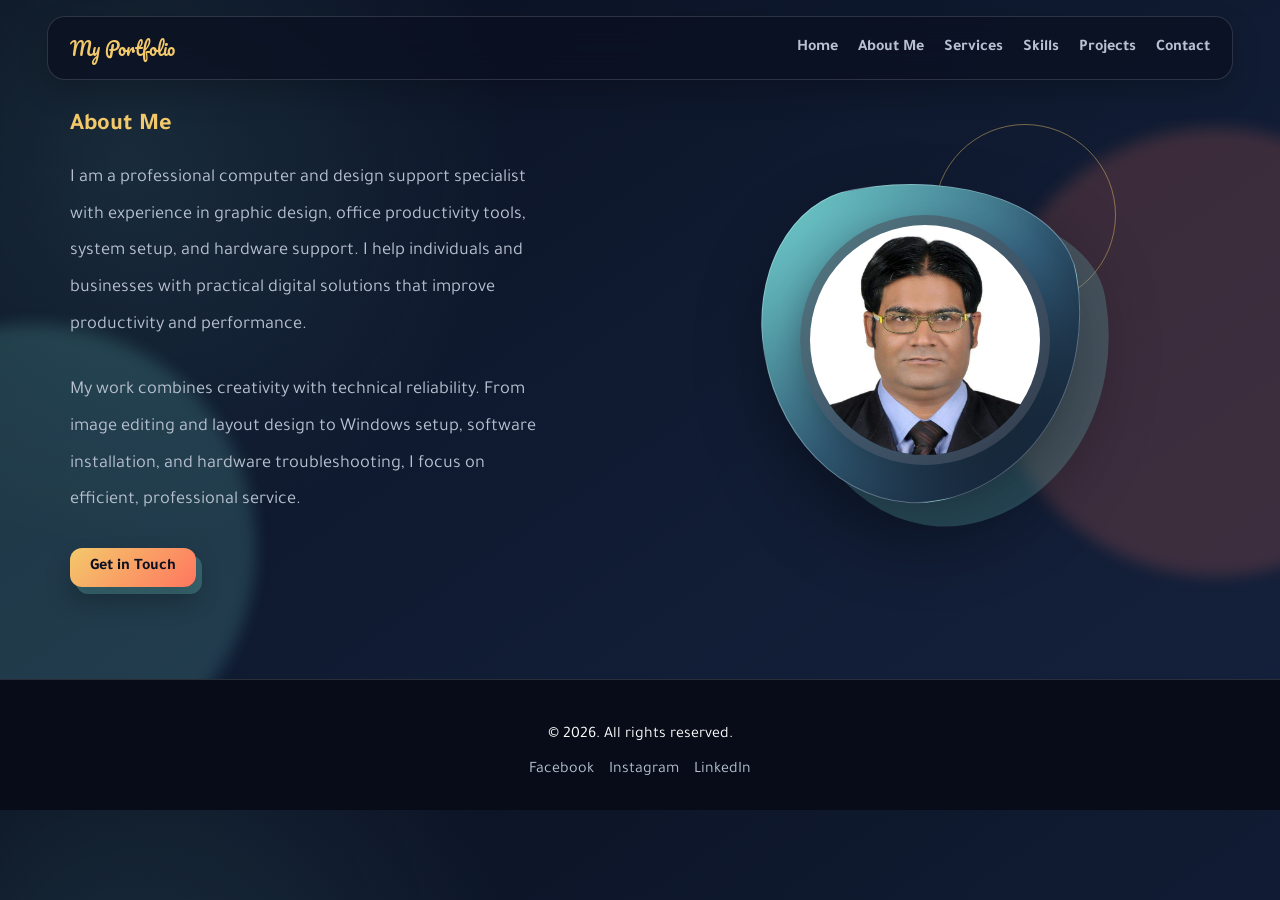
<file: about.html>
<!DOCTYPE html>
<html lang="en">
<head>
    <meta charset="UTF-8">
    <meta name="viewport" content="width=device-width, initial-scale=1.0">
    <title>About Me | My Portfolio</title>
    <link rel="stylesheet" href="style.css">
    <link href="https://fonts.googleapis.com/css2?family=Tajawal:wght@400;700&family=Pacifico&display=swap" rel="stylesheet">
</head>
<body>
    <header>
        <div class="container">
            <a href="index.html#hero" class="logo">My Portfolio</a>
            <nav>
                <ul>
                    <li><a href="index.html#hero">Home</a></li>
                    <li><a href="index.html#about">About Me</a></li>
                    <li><a href="index.html#services">Services</a></li>
                    <li><a href="index.html#skills">Skills</a></li>
                    <li><a href="index.html#projects">Projects</a></li>
                    <li><a href="index.html#contact">Contact</a></li>
                </ul>
            </nav>
        </div>
    </header>

    <main>
        <section class="section">
            <div class="container about-content">
                <div class="about-text">
                    <h2>About Me</h2>
                    <p>I am a professional computer and design support specialist with experience in graphic design, office productivity tools, system setup, and hardware support. I help individuals and businesses with practical digital solutions that improve productivity and performance.</p>
                    <p>My work combines creativity with technical reliability. From image editing and layout design to Windows setup, software installation, and hardware troubleshooting, I focus on efficient, professional service.</p>
                    <a href="contact.html" class="btn">Get in Touch</a>
                </div>
                <div class="about-image animated-float">
                    <img src="Profile.png" alt="Profile photo">
                </div>
            </div>
        </section>
    </main>

    <footer>
        <div class="container">
            <p>&copy; 2026. All rights reserved.</p>
            <div class="social-links">
                <a href="#">Facebook</a>
                <a href="#">Instagram</a>
                <a href="#">LinkedIn</a>
            </div>
        </div>
    </footer>
</body>
</html>
</file>
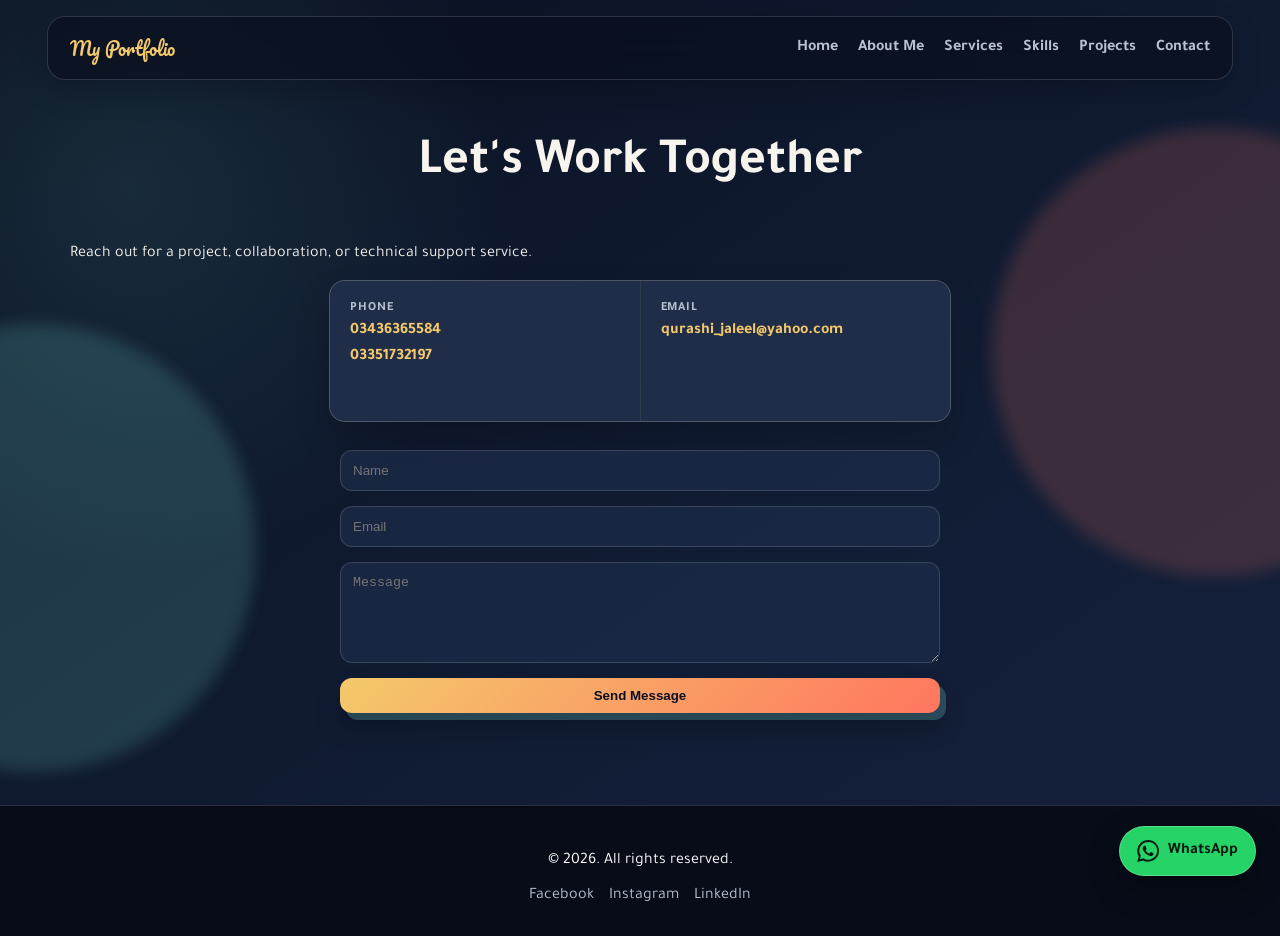
<file: contact.html>
<!DOCTYPE html>
<html lang="en">
<head>
    <meta charset="UTF-8">
    <meta name="viewport" content="width=device-width, initial-scale=1.0">
    <title>Contact | My Portfolio</title>
    <link rel="stylesheet" href="style.css">
    <link href="https://fonts.googleapis.com/css2?family=Tajawal:wght@400;700&family=Pacifico&display=swap" rel="stylesheet">
</head>
<body>
    <header>
        <div class="container">
            <a href="index.html#hero" class="logo">My Portfolio</a>
            <nav>
                <ul>
                    <li><a href="index.html#hero">Home</a></li>
                    <li><a href="index.html#about">About Me</a></li>
                    <li><a href="index.html#services">Services</a></li>
                    <li><a href="index.html#skills">Skills</a></li>
                    <li><a href="index.html#projects">Projects</a></li>
                    <li><a href="index.html#contact">Contact</a></li>
                </ul>
            </nav>
        </div>
    </header>

    <main>
        <section class="section">
            <div class="container">
                <h2 class="section-title">Let's Work Together</h2>
                <p>Reach out for a project, collaboration, or technical support service.</p>
                <div class="contact-details">
                    <div class="contact-item">
                        <span class="contact-label">Phone</span>
                        <a href="tel:03436365584">03436365584</a>
                        <a href="tel:03351732197">03351732197</a>
                    </div>
                    <div class="contact-item">
                        <span class="contact-label">Email</span>
                        <a href="mailto:qurashi_jaleel@yahoo.com">qurashi_jaleel@yahoo.com</a>
                    </div>
                </div>
                <form>
                    <input type="text" placeholder="Name" required>
                    <input type="email" placeholder="Email" required>
                    <textarea placeholder="Message" rows="5" required></textarea>
                    <button type="submit" class="btn">Send Message</button>
                </form>
            </div>
        </section>
    </main>

    <footer>
        <div class="container">
            <p>&copy; 2026. All rights reserved.</p>
            <div class="social-links">
                <a href="#">Facebook</a>
                <a href="#">Instagram</a>
                <a href="#">LinkedIn</a>
            </div>
        </div>
    </footer>
    <a class="whatsapp-float" href="https://wa.me/923436365584?text=Hello%2C%20I%20would%20like%20to%20discuss%20a%20project." target="_blank" rel="noopener" aria-label="Chat on WhatsApp">
        <svg viewBox="0 0 24 24" aria-hidden="true" focusable="false">
            <path d="M20.5 3.5A11.8 11.8 0 0 0 12.1 0C5.6 0 .3 5.3.3 11.8c0 2.1.5 4.1 1.6 5.9L.2 24l6.5-1.7a11.8 11.8 0 0 0 5.4 1.3h.1c6.5 0 11.8-5.3 11.8-11.8 0-3.2-1.2-6.1-3.5-8.3ZM12.2 21.5h-.1c-1.7 0-3.4-.5-4.8-1.4l-.3-.2-3.9 1 1-3.8-.2-.4a9.7 9.7 0 1 1 8.3 4.8Zm5.3-7.3c-.3-.2-1.8-.9-2.1-1-.3-.1-.5-.2-.7.2-.2.3-.8 1-.9 1.2-.2.2-.3.2-.6.1-1.6-.8-2.7-1.5-3.7-3.3-.3-.5.3-.5.8-1.7.1-.2 0-.4 0-.5 0-.1-.7-1.7-.9-2.3-.2-.6-.5-.5-.7-.5h-.6c-.2 0-.5.1-.8.4-.3.3-1 1-1 2.5s1 2.9 1.1 3.1c.1.2 2 3.1 4.9 4.3 1.8.8 2.5.9 3.4.8.5-.1 1.8-.7 2.1-1.4.3-.7.3-1.3.2-1.4-.1-.2-.3-.3-.5-.4Z"/>
        </svg>
        <span>WhatsApp</span>
    </a>
</body>
</html>
</file>
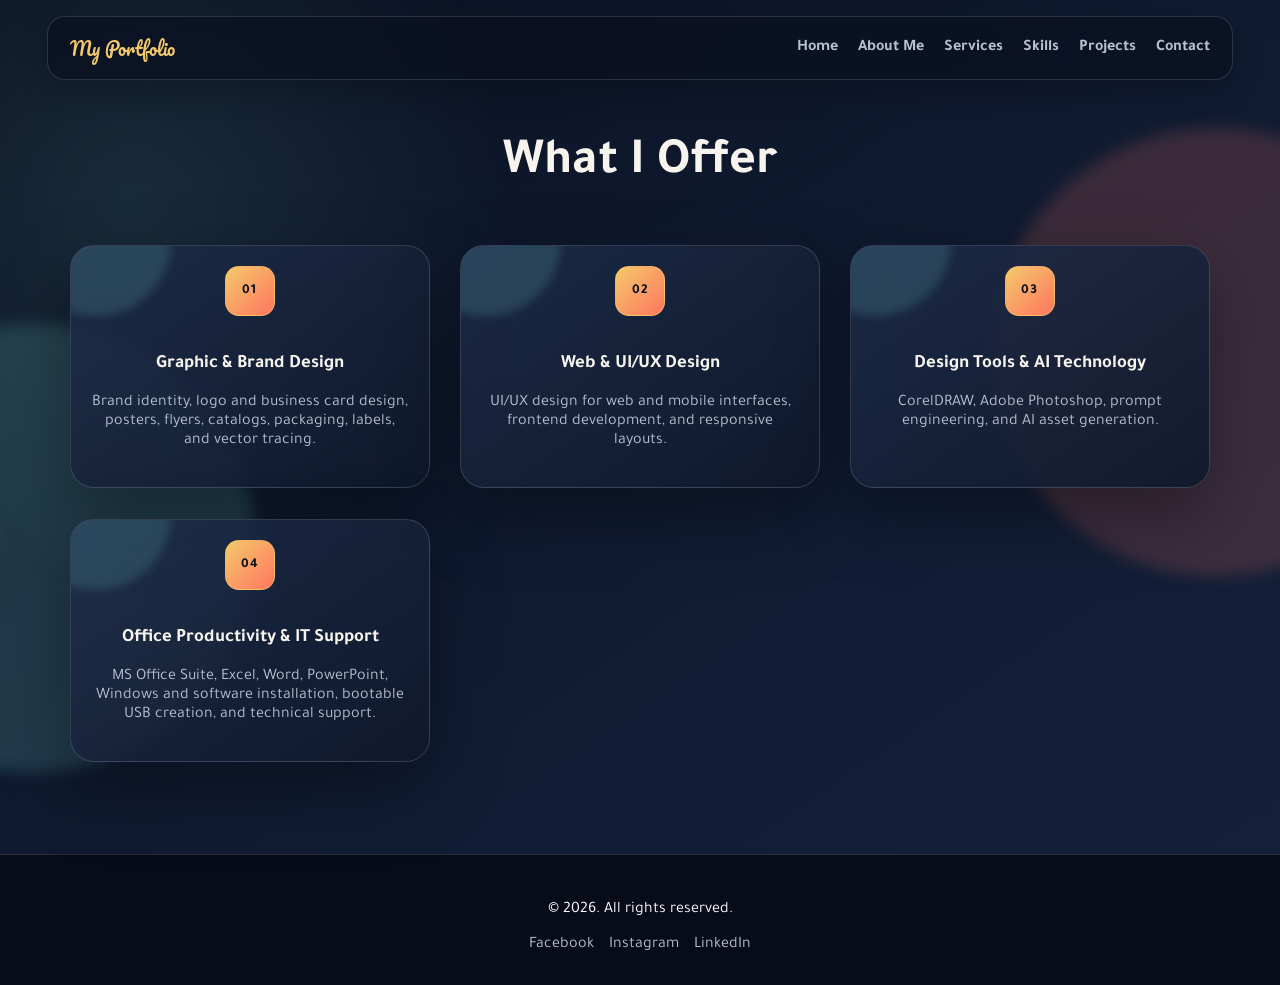
<file: services.html>
<!DOCTYPE html>
<html lang="en">
<head>
    <meta charset="UTF-8">
    <meta name="viewport" content="width=device-width, initial-scale=1.0">
    <title>Services | My Portfolio</title>
    <link rel="stylesheet" href="style.css">
    <link href="https://fonts.googleapis.com/css2?family=Tajawal:wght@400;700&family=Pacifico&display=swap" rel="stylesheet">
</head>
<body>
    <header>
        <div class="container">
            <a href="index.html#hero" class="logo">My Portfolio</a>
            <nav>
                <ul>
                    <li><a href="index.html#hero">Home</a></li>
                    <li><a href="index.html#about">About Me</a></li>
                    <li><a href="index.html#services">Services</a></li>
                    <li><a href="index.html#skills">Skills</a></li>
                    <li><a href="index.html#projects">Projects</a></li>
                    <li><a href="index.html#contact">Contact</a></li>
                </ul>
            </nav>
        </div>
    </header>

    <main>
        <section class="section">
            <div class="container">
                <h2 class="section-title">What I Offer</h2>
                <div class="services-grid">
                    <div class="service-item card">
                        <span class="service-icon" aria-hidden="true">01</span>
                        <h3>Graphic &amp; Brand Design</h3>
                        <p>Brand identity, logo and business card design, posters, flyers, catalogs, packaging, labels, and vector tracing.</p>
                    </div>
                    <div class="service-item card">
                        <span class="service-icon" aria-hidden="true">02</span>
                        <h3>Web &amp; UI/UX Design</h3>
                        <p>UI/UX design for web and mobile interfaces, frontend development, and responsive layouts.</p>
                    </div>
                    <div class="service-item card">
                        <span class="service-icon" aria-hidden="true">03</span>
                        <h3>Design Tools &amp; AI Technology</h3>
                        <p>CorelDRAW, Adobe Photoshop, prompt engineering, and AI asset generation.</p>
                    </div>
                    <div class="service-item card">
                        <span class="service-icon" aria-hidden="true">04</span>
                        <h3>Office Productivity &amp; IT Support</h3>
                        <p>MS Office Suite, Excel, Word, PowerPoint, Windows and software installation, bootable USB creation, and technical support.</p>
                    </div>
                </div>
            </div>
        </section>
    </main>

    <footer>
        <div class="container">
            <p>&copy; 2026. All rights reserved.</p>
            <div class="social-links">
                <a href="#">Facebook</a>
                <a href="#">Instagram</a>
                <a href="#">LinkedIn</a>
            </div>
        </div>
    </footer>
</body>
</html>
</file>
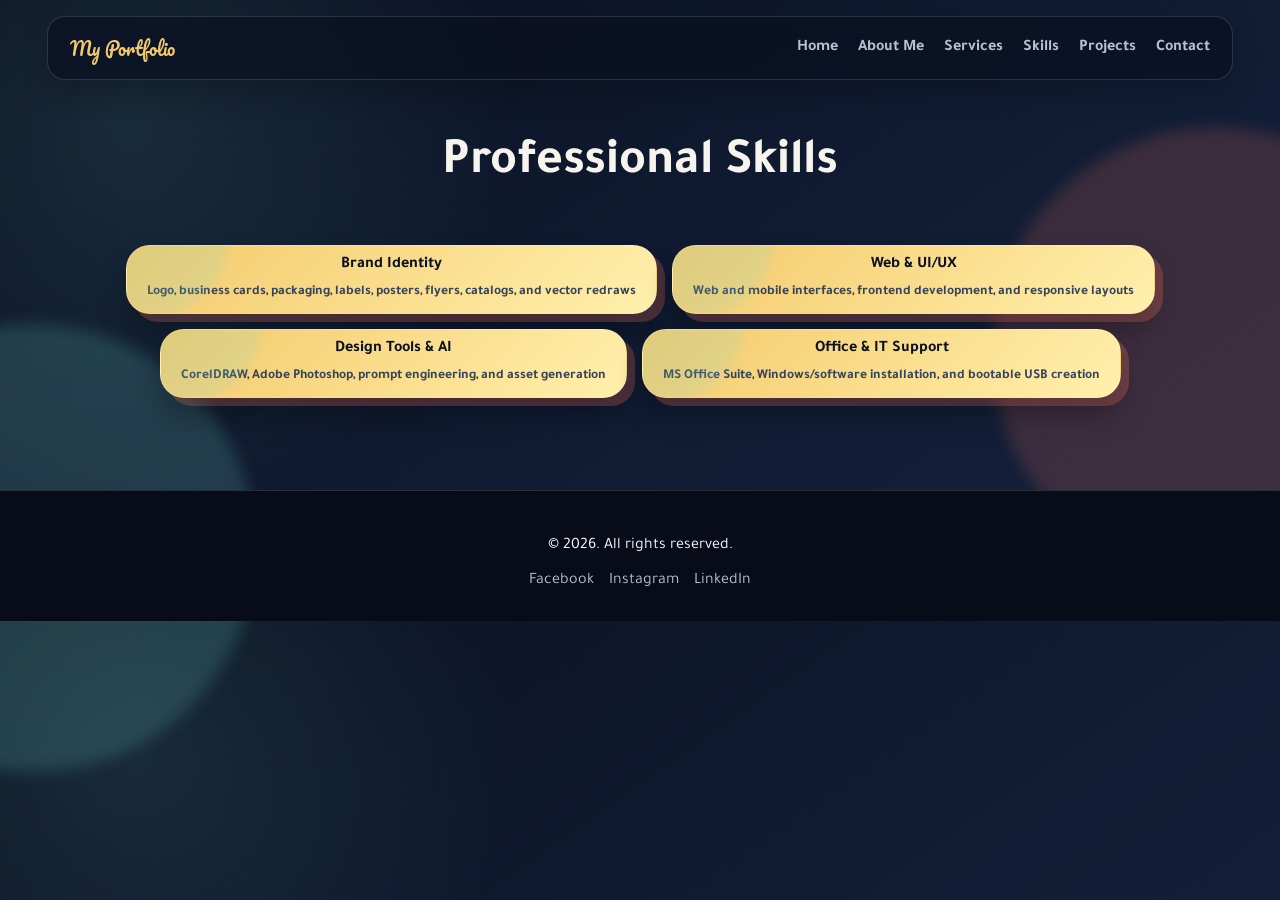
<file: skills.html>
<!DOCTYPE html>
<html lang="en">
<head>
    <meta charset="UTF-8">
    <meta name="viewport" content="width=device-width, initial-scale=1.0">
    <title>Skills | My Portfolio</title>
    <link rel="stylesheet" href="style.css">
    <link href="https://fonts.googleapis.com/css2?family=Tajawal:wght@400;700&family=Pacifico&display=swap" rel="stylesheet">
</head>
<body>
    <header>
        <div class="container">
            <a href="index.html#hero" class="logo">My Portfolio</a>
            <nav>
                <ul>
                    <li><a href="index.html#hero">Home</a></li>
                    <li><a href="index.html#about">About Me</a></li>
                    <li><a href="index.html#services">Services</a></li>
                    <li><a href="index.html#skills">Skills</a></li>
                    <li><a href="index.html#projects">Projects</a></li>
                    <li><a href="index.html#contact">Contact</a></li>
                </ul>
            </nav>
        </div>
    </header>

    <main>
        <section class="section">
            <div class="container">
                <h2 class="section-title">Professional Skills</h2>
                <div class="skills-grid">
                    <div class="skill-item card"><span>Brand Identity</span><small>Logo, business cards, packaging, labels, posters, flyers, catalogs, and vector redraws</small></div>
                    <div class="skill-item card"><span>Web &amp; UI/UX</span><small>Web and mobile interfaces, frontend development, and responsive layouts</small></div>
                    <div class="skill-item card"><span>Design Tools &amp; AI</span><small>CorelDRAW, Adobe Photoshop, prompt engineering, and asset generation</small></div>
                    <div class="skill-item card"><span>Office &amp; IT Support</span><small>MS Office Suite, Windows/software installation, and bootable USB creation</small></div>
                </div>
            </div>
        </section>
    </main>

    <footer>
        <div class="container">
            <p>&copy; 2026. All rights reserved.</p>
            <div class="social-links">
                <a href="#">Facebook</a>
                <a href="#">Instagram</a>
                <a href="#">LinkedIn</a>
            </div>
        </div>
    </footer>
</body>
</html>
</file>
<file: style.css>
/* جنرل اسٹائل */
:root {
    --primary-color: #f7b733; /* سنہری پیلا */
    --secondary-color: #333; /* گہرا خاکستری */
    --background-color: #fdfdfd; /* ہلکا سفید */
    --text-color: #2c3e50;
    --card-shadow: 0 4px 6px rgba(0, 0, 0, 0.1);
    --border-radius: 12px;
}

body {
    font-family: 'Tajawal', sans-serif;
    margin: 0;
    padding: 0;
    background-color: var(--background-color);
    color: var(--text-color);
    scroll-behavior: smooth;
}

.rtl {
    direction: rtl; /* دائیں سے بائیں ترتیب (اردو کے لیے) */
}

/* کنٹینر */
.container {
    max-width: 1200px;
    margin: 0 auto;
    padding: 0 20px;
}

/* ہیڈر */
header {
    background-color: var(--secondary-color);
    color: white;
    padding: 15px 0;
    position: fixed;
    width: 100%;
    top: 0;
    z-index: 1000;
}

header .logo {
    font-family: 'Pacifico', cursive;
    font-size: 24px;
    text-decoration: none;
    color: var(--primary-color);
}

nav ul {
    list-style: none;
    margin: 0;
    padding: 0;
    display: flex;
    gap: 20px;
}

nav a {
    text-decoration: none;
    color: white;
    font-weight: bold;
    transition: color 0.3s;
}

nav a:hover {
    color: var(--primary-color);
}

/* سیکشن اسٹائل */
.section {
    padding: 100px 0;
}

.section-title {
    text-align: center;
    font-size: 32px;
    margin-bottom: 50px;
}

/* ہیرو سیکشن */
#hero {
    background-color: #fdfdfd;
}

.hero-content {
    display: flex;
    align-items: center;
    gap: 40px;
}

.hero-image img, .about-image img {
    max-width: 100%;
    border-radius: var(--border-radius);
    box-shadow: var(--card-shadow);
}

.hero-text h1 {
    font-size: 48px;
    margin-bottom: 10px;
}

.hero-text p {
    font-size: 18px;
}

/* میرے بارے میں */
#about {
    background-color: #f9f9f9;
}

.about-content {
    display: flex;
    align-items: center;
    gap: 40px;
}

/* گریڈ اور کارڈ اسٹائل */
.card {
    background-color: white;
    padding: 20px;
    border-radius: var(--border-radius);
    box-shadow: var(--card-shadow);
    text-align: center;
    transition: transform 0.3s ease, box-shadow 0.3s ease;
}

.card:hover {
    transform: translateY(-5px);
    box-shadow: 0 8px 15px rgba(0, 0, 0, 0.2);
}

/* سروسز اور مہارتیں */
.services-grid, .projects-grid {
    display: grid;
    grid-template-columns: repeat(auto-fit, minmax(280px, 1fr));
    gap: 30px;
}

.service-item img, .project-item img {
    max-width: 80px;
    margin-bottom: 15px;
}

.skills-grid {
    display: flex;
    flex-wrap: wrap;
    gap: 15px;
    justify-content: center;
}

.skill-item {
    background-color: var(--primary-color);
    color: var(--secondary-color);
    font-weight: bold;
    padding: 10px 20px;
    border-radius: 20px;
}

/* رابطہ کریں (فارم) */
form {
    display: flex;
    flex-direction: column;
    gap: 15px;
    max-width: 600px;
    margin: 0 auto;
}

form input, form textarea {
    padding: 12px;
    border-radius: var(--border-radius);
    border: 2px solid #ccc;
}

/* بٹن اسٹائل */
.btn, .link-btn {
    display: inline-block;
    background-color: var(--primary-color);
    color: var(--secondary-color);
    padding: 10px 20px;
    border-radius: 20px;
    text-decoration: none;
    font-weight: bold;
    transition: background-color 0.3s ease, transform 0.2s ease;
    border: none;
    cursor: pointer;
}

.btn:hover, .link-btn:hover {
    background-color: #e6a71c;
    transform: scale(1.05);
}

/* فوٹر */
footer {
    background-color: var(--secondary-color);
    color: white;
    padding: 30px 0;
    text-align: center;
}

.social-links {
    margin-top: 15px;
    display: flex;
    justify-content: center;
    gap: 15px;
}

.social-links a {
    color: white;
    text-decoration: none;
}

/* اینیمیشنز */
@keyframes float {
    0% { transform: translatey(0px); }
    50% { transform: translatey(-15px); }
    100% { transform: translatey(0px); }
}

.animated-float img {
    animation: float 4s ease-in-out infinite;
}

/* موبائل کے لیے ریسپانسیو ڈیزائن */
@media (max-width: 768px) {
    .hero-content, .about-content {
        flex-direction: column;
        text-align: center;
    }

    .hero-text h1 {
        font-size: 32px;
    }
}

/* 3D visual layer */
:root {
    --night: #0a1020;
    --panel: rgb(19 29 51 / 78%);
    --line: rgb(255 255 255 / 14%);
    --coral: #ff765f;
    --gold: #f4c96b;
    --cyan: #74d7d2;
    --depth: 0 28px 70px rgb(0 0 0 / 35%);
}

html {
    scroll-behavior: smooth;
}

body {
    min-width: 320px;
    overflow-x: hidden;
    color: #f7f4ee;
    background: var(--night);
    background-image: radial-gradient(circle at 10% 20%, rgb(116 215 210 / 12%), transparent 24rem), linear-gradient(145deg, #0a1020, #111d35 60%, #15213c);
}

body::before,
body::after {
    position: fixed;
    z-index: -1;
    width: 28rem;
    height: 28rem;
    border-radius: 50%;
    content: '';
    filter: blur(8px);
    opacity: .18;
    pointer-events: none;
}

body::before {
    top: 8rem;
    right: -10rem;
    background: var(--coral);
}

body::after {
    bottom: 8rem;
    left: -12rem;
    background: var(--cyan);
}

.container {
    width: min(1140px, calc(100% - 40px));
}

header {
    top: 16px;
    right: 0;
    left: 0;
    width: auto;
    padding: 0;
    background: transparent;
}

header .container {
    display: flex;
    align-items: center;
    justify-content: space-between;
    gap: 24px;
    padding: 15px 22px;
    border: 1px solid var(--line);
    border-radius: 18px;
    background: rgb(10 16 32 / 72%);
    box-shadow: 0 12px 30px rgb(0 0 0 / 20%);
    backdrop-filter: blur(18px);
}

header .logo {
    color: var(--gold);
    font-size: 1.15rem;
}

nav a,
.social-links a {
    color: #b8c1d1;
    transition: color .25s ease;
}

nav a:hover,
.social-links a:hover {
    color: var(--gold);
}

.section {
    position: relative;
    padding: 92px 0;
}

#hero {
    min-height: 100vh;
    display: grid;
    align-items: center;
    padding-top: 170px;
    background: transparent;
}

.hero-content,
.about-content {
    display: grid;
    grid-template-columns: .9fr 1.1fr;
    align-items: center;
    gap: clamp(40px, 8vw, 110px);
}

.hero-text h1 {
    max-width: 680px;
    margin: 0 0 20px;
    color: #f7f4ee;
    font-size: clamp(2.7rem, 6vw, 5.8rem);
    line-height: 1.1;
}

.hero-text p,
.about-text p,
#contact > .container > p {
    max-width: 620px;
    margin: 0 0 28px;
    color: #b8c1d1;
    font-size: 1.15rem;
    line-height: 2;
}

#contact > .container {
    text-align: center;
}

#contact > .container > p {
    margin-right: auto;
    margin-left: auto;
}

.contact-details {
    display: grid;
    grid-template-columns: repeat(2, minmax(0, 1fr));
    gap: 1px;
    max-width: 620px;
    margin: 0 auto 28px;
    overflow: hidden;
    border: 1px solid var(--line);
    border-radius: 16px;
    background: var(--line);
    box-shadow: 0 18px 35px rgb(0 0 0 / 18%);
    text-align: left;
}

.contact-item {
    display: flex;
    flex-direction: column;
    gap: 7px;
    min-height: 100px;
    padding: 20px;
    background: rgb(30 44 73 / 90%);
}

.contact-label {
    color: #b8c1d1;
    font-size: .78rem;
    font-weight: 700;
    letter-spacing: .08em;
    text-transform: uppercase;
}

.contact-details a {
    color: #f4c96b;
    font-size: 1rem;
    font-weight: 700;
    overflow-wrap: anywhere;
    text-decoration: none;
}

.contact-details a:hover {
    color: #fff0ac;
    text-decoration: underline;
}

.whatsapp-float {
    position: fixed;
    right: 24px;
    bottom: 24px;
    z-index: 1001;
    display: inline-flex;
    align-items: center;
    gap: 9px;
    padding: 13px 17px;
    border: 1px solid rgb(255 255 255 / 25%);
    border-radius: 999px;
    color: #071b12;
    background: #25d366;
    box-shadow: 0 12px 30px rgb(0 0 0 / 35%);
    font-weight: 700;
    text-decoration: none;
    transition: transform .25s ease, box-shadow .25s ease, background .25s ease;
}

.whatsapp-float svg {
    width: 22px;
    height: 22px;
    fill: currentColor;
}

.whatsapp-float:hover {
    color: #06160e;
    background: #4be581;
    box-shadow: 0 16px 35px rgb(0 0 0 / 42%);
    transform: translateY(-4px);
}

.hero-image,
.about-image {
    position: relative;
    min-height: 330px;
    display: grid;
    place-items: center;
    isolation: isolate;
}

.hero-image::before,
.about-image::before {
    position: absolute;
    width: min(320px, 75vw);
    aspect-ratio: 1;
    border: 1px solid rgb(255 255 255 / 25%);
    border-radius: 36% 64% 55% 45% / 46% 38% 62% 54%;
    background: linear-gradient(145deg, var(--coral), #9e485e 52%, #283d66);
    box-shadow: 24px 28px 0 rgb(116 215 210 / 22%), inset -22px -26px 40px rgb(0 0 0 / 24%), 0 35px 70px rgb(0 0 0 / 40%);
    content: '';
    transform: rotate(-10deg);
    animation: morph 10s ease-in-out infinite;
}

.hero-image::after,
.about-image::after {
    position: absolute;
    z-index: -1;
    width: 180px;
    aspect-ratio: 1;
    border: 1px solid rgb(244 201 107 / 45%);
    border-radius: 50%;
    content: '';
    transform: translate(100px, -125px);
}

.hero-image img,
.about-image img {
    position: relative;
    z-index: 1;
    width: 230px;
    height: 230px;
    object-fit: cover;
    border: 10px solid rgb(255 255 255 / 15%);
    border-radius: 50%;
    background: rgb(10 16 32 / 52%);
    box-shadow: 0 18px 40px rgb(0 0 0 / 35%);
}

.about-image::before {
    background: linear-gradient(145deg, var(--cyan), #386684 52%, #15213c);
}

.section-title {
    color: #f7f4ee;
    font-size: clamp(2rem, 4vw, 3.5rem);
}

#about,
#skills,
#services,
#projects,
#contact {
    background: transparent;
}

.about-text h2 {
    color: var(--gold);
}

.card {
    overflow: hidden;
    border: 1px solid var(--line);
    border-radius: 24px;
    background: linear-gradient(145deg, rgb(30 44 73 / 88%), rgb(15 24 43 / 88%));
    box-shadow: var(--depth);
    transform: perspective(900px) rotateX(0) rotateY(0) translateY(0);
    transition: transform .35s ease, border-color .35s ease, box-shadow .35s ease;
}

.card::before {
    position: absolute;
    top: -80px;
    left: -50px;
    width: 150px;
    height: 150px;
    border-radius: 50%;
    background: rgb(116 215 210 / 16%);
    content: '';
    filter: blur(4px);
}

.card:hover {
    border-color: rgb(244 201 107 / 65%);
    box-shadow: 0 35px 80px rgb(0 0 0 / 46%);
    transform: perspective(900px) rotateX(4deg) rotateY(-3deg) translateY(-10px);
}

.service-item img,
.project-item img {
    width: 92px;
    height: 92px;
    border-radius: 22px;
    background: linear-gradient(135deg, var(--coral), var(--gold));
    box-shadow: 8px 10px 0 rgb(116 215 210 / 22%), 0 15px 24px rgb(0 0 0 / 25%);
    object-fit: cover;
}

.service-icon {
    display: inline-grid;
    width: 48px;
    height: 48px;
    place-items: center;
    margin-bottom: 18px;
    border: 1px solid rgb(244 201 107 / 55%);
    border-radius: 14px;
    color: var(--night);
    background: linear-gradient(135deg, var(--gold), var(--coral));
    font-size: .85rem;
    font-weight: 700;
    letter-spacing: .08em;
}

.card h3 {
    color: #f7f4ee;
}

.card p {
    color: #b8c1d1;
}

.skill-item {
    display: flex;
    flex-direction: column;
    gap: 8px;
    color: var(--night);
    background: linear-gradient(135deg, var(--gold), #fff0ac);
    box-shadow: 8px 8px 0 rgb(255 118 95 / 24%), 0 18px 28px rgb(0 0 0 / 28%);
}

.skill-item span {
    font-weight: 700;
}

.skill-item small {
    color: #35445c;
    font-size: .85rem;
    line-height: 1.45;
}

form input,
form textarea {
    border: 1px solid var(--line);
    color: #f7f4ee;
    background: rgb(30 44 73 / 72%);
}

form input:focus,
form textarea:focus {
    border-color: var(--cyan);
    outline: 0;
    box-shadow: 0 0 0 4px rgb(116 215 210 / 12%);
}

.btn,
.link-btn {
    border-radius: 12px;
    color: var(--night);
    background: linear-gradient(135deg, var(--gold), var(--coral));
    box-shadow: 6px 7px 0 rgb(116 215 210 / 25%), 0 14px 24px rgb(0 0 0 / 25%);
}

.btn:hover,
.link-btn:hover {
    background: linear-gradient(135deg, #ffe49a, #ff9a87);
    box-shadow: 3px 4px 0 rgb(116 215 210 / 25%), 0 18px 30px rgb(0 0 0 / 35%);
    transform: translate(3px, 3px);
}

footer {
    border-top: 1px solid var(--line);
    background: #070c18;
}

@keyframes morph {
    0%, 100% { border-radius: 36% 64% 55% 45% / 46% 38% 62% 54%; }
    50% { border-radius: 62% 38% 42% 58% / 52% 60% 40% 48%; }
}

@media (max-width: 768px) {
    nav ul {
        flex-wrap: wrap;
        gap: 8px 14px;
    }

    nav a {
        font-size: .9rem;
    }

    .section {
        padding: 64px 0;
    }

    .section-title {
        margin-bottom: 28px;
    }

    header .container {
        align-items: flex-start;
        flex-direction: column;
        gap: 10px;
    }

    #hero {
        min-height: auto;
        padding-top: 170px;
        padding-bottom: 72px;
    }

    .hero-content,
    .about-content {
        grid-template-columns: 1fr;
        gap: 28px;
    }

    .hero-text,
    .about-text {
        text-align: center;
    }

    .hero-text p,
    .about-text p {
        margin-right: auto;
        margin-left: auto;
    }

    .hero-image,
    .about-image {
        min-height: 220px;
        order: -1;
    }

    .contact-details {
        grid-template-columns: 1fr;
    }

    .whatsapp-float {
        right: 16px;
        bottom: 16px;
    }
}
</file>
